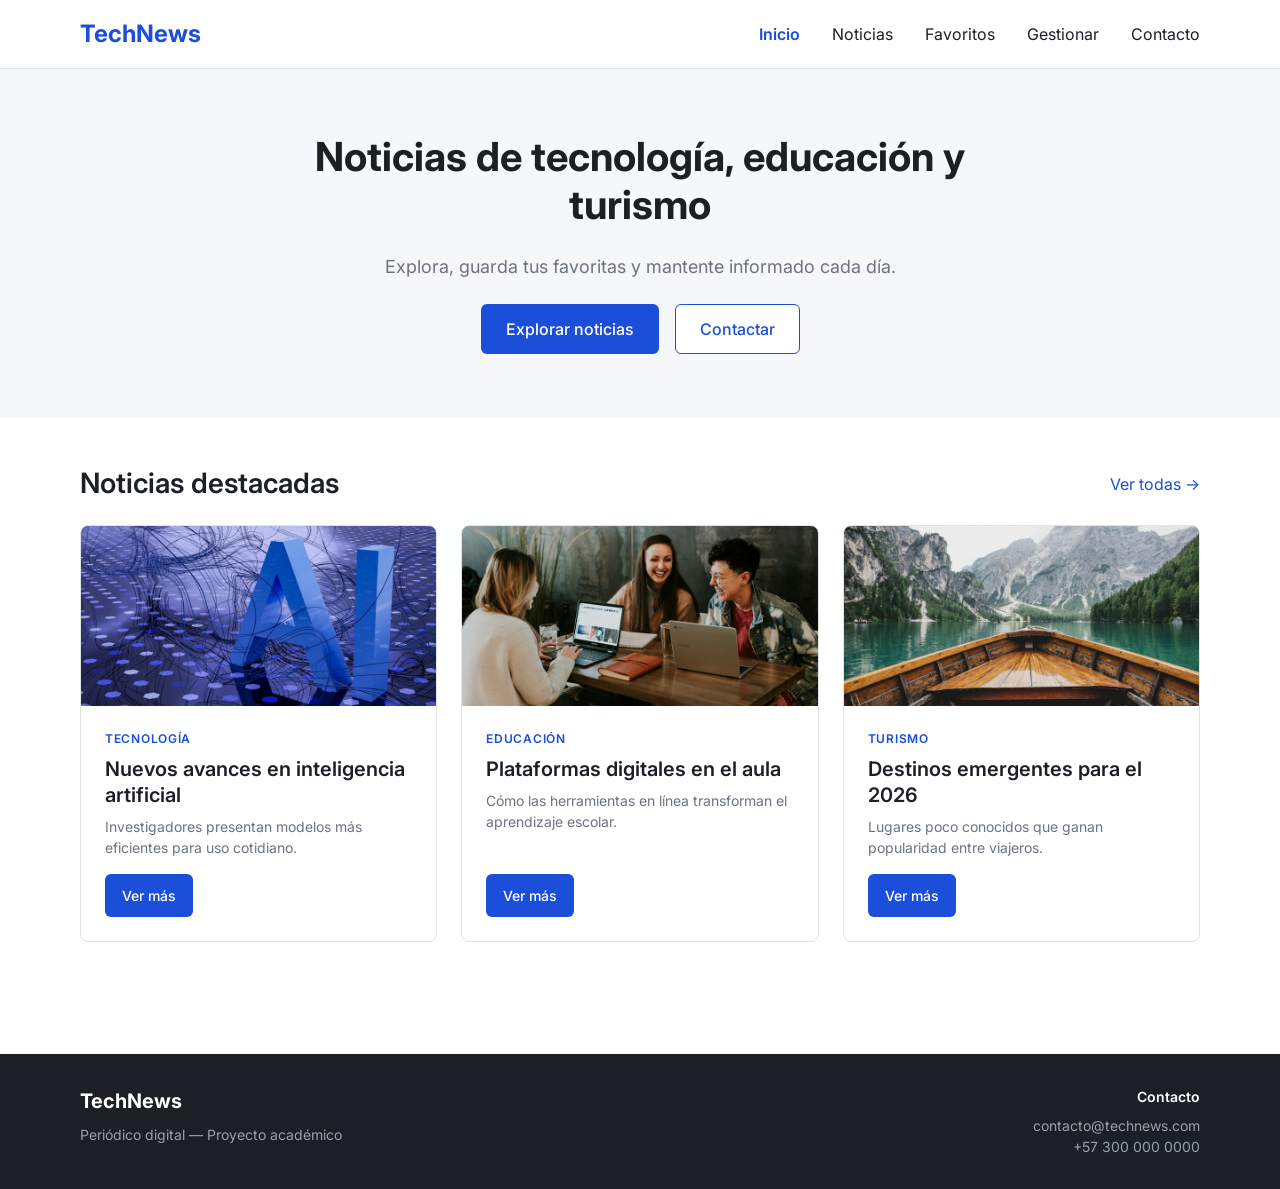
<file: index.html>
<!DOCTYPE html>
<html lang="es">
<head>
  <meta charset="UTF-8">
  <meta name="viewport" content="width=device-width, initial-scale=1.0">
  <meta name="description" content="Periódico digital con noticias de tecnología, educación, turismo y comercio.">
  <title>TechNews | Inicio</title>
  <link rel="stylesheet" href="css/variables.css">
  <link rel="stylesheet" href="css/base.css">
  <link rel="stylesheet" href="css/layout.css">
  <link rel="stylesheet" href="css/componentes.css">
  <link rel="stylesheet" href="css/paginas.css">
</head>
<body>
  <header class="header">
    <div class="contenedor header__interior">
      <a class="header__logo" href="index.html">TechNews</a>
      <nav class="nav" aria-label="Navegación principal">
        <a class="nav__enlace" href="index.html">Inicio</a>
        <a class="nav__enlace" href="noticias.html">Noticias</a>
        <a class="nav__enlace" href="favoritos.html">Favoritos</a>
        <a class="nav__enlace" href="gestionar.html">Gestionar</a>
        <a class="nav__enlace" href="contacto.html">Contacto</a>
      </nav>
    </div>
  </header>

  <main>
    <section class="hero">
      <div class="contenedor">
        <h1 class="hero__titulo">Noticias de tecnología, educación y turismo</h1>
        <p class="hero__subtitulo">Explora, guarda tus favoritas y mantente informado cada día.</p>
        <div class="hero__acciones">
          <a class="btn btn--primario" href="noticias.html">Explorar noticias</a>
          <a class="btn btn--secundario" href="contacto.html">Contactar</a>
        </div>
      </div>
    </section>

    <section class="seccion">
      <div class="contenedor">
        <div class="seccion__cabecera">
          <h2>Noticias destacadas</h2>
          <a href="noticias.html">Ver todas →</a>
        </div>
        <div class="grid-noticias" id="destacadas"></div>
      </div>
    </section>
  </main>

  <footer class="footer">
    <div class="contenedor footer__interior">
      <div class="footer__columna">
        <p class="footer__titulo">TechNews</p>
        <p class="footer__subtitulo">Periódico digital — Proyecto académico</p>
      </div>
      <div class="footer__columna footer__columna--contacto">
        <p class="footer__etiqueta">Contacto</p>
        <p class="footer__dato">contacto@technews.com</p>
        <p class="footer__dato">+57 300 000 0000</p>
      </div>
    </div>
  </footer>

  <script src="js/core/app.js"></script>
  <script src="js/data/noticias.data.js"></script>
  <script src="js/core/storage.js"></script>
  <script src="js/core/dom.js"></script>
  <script src="js/services/noticias.service.js"></script>
  <script src="js/services/favoritos.service.js"></script>
  <script src="js/components/navegacion.component.js"></script>
  <script src="js/components/card.component.js"></script>
  <script src="js/pages/home.page.js"></script>
</body>
</html>
</file>
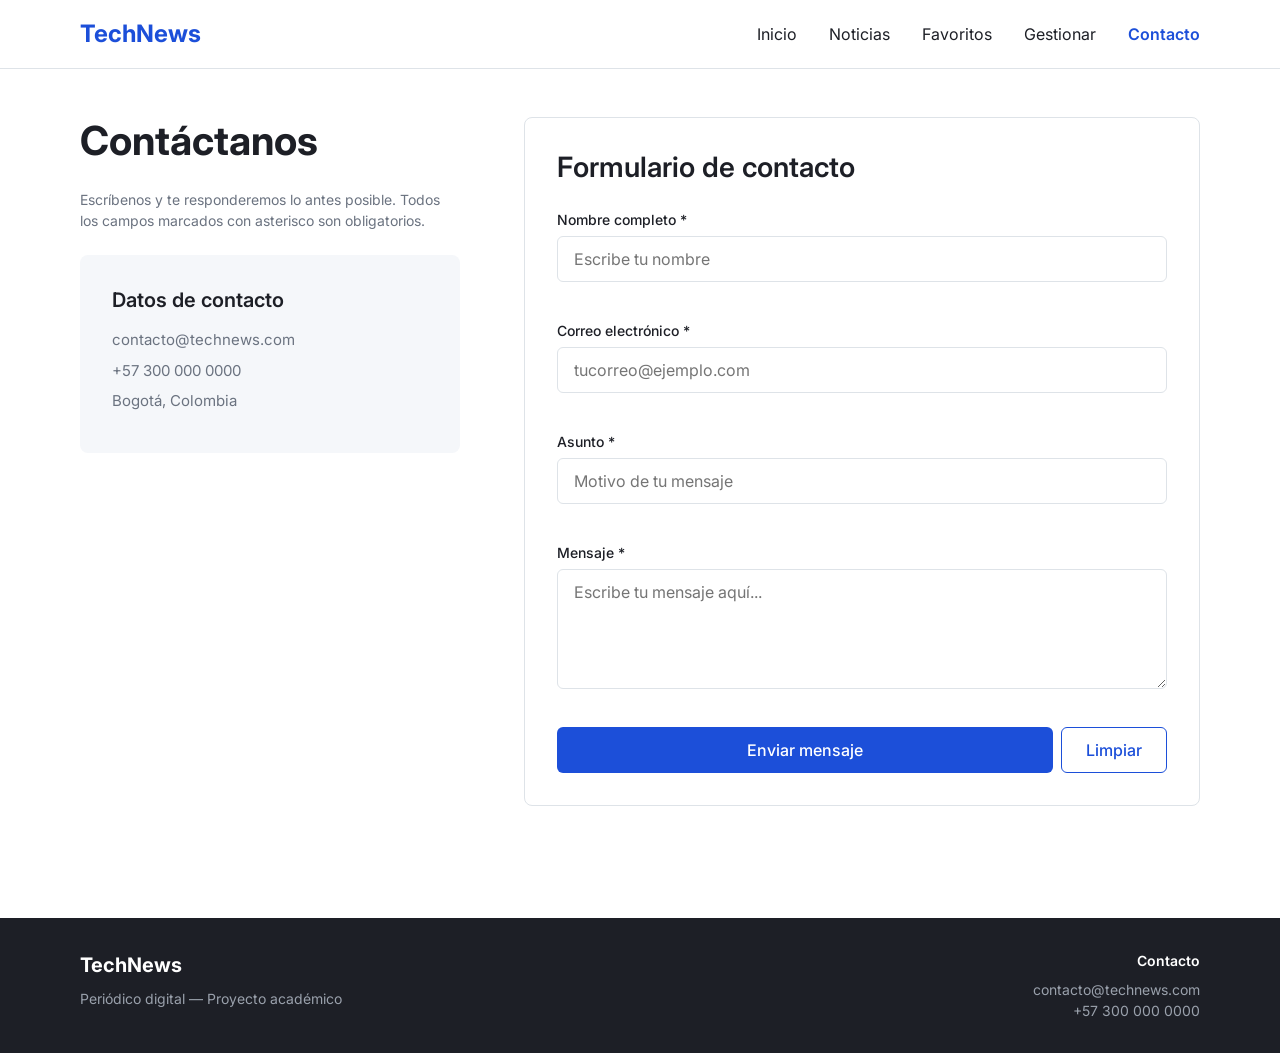
<file: contacto.html>
<!DOCTYPE html>
<html lang="es">
<head>
  <meta charset="UTF-8">
  <meta name="viewport" content="width=device-width, initial-scale=1.0">
  <meta name="description" content="Formulario de contacto con la redacción de TechNews.">
  <title>TechNews | Contacto</title>
  <link rel="stylesheet" href="css/variables.css">
  <link rel="stylesheet" href="css/base.css">
  <link rel="stylesheet" href="css/layout.css">
  <link rel="stylesheet" href="css/componentes.css">
  <link rel="stylesheet" href="css/paginas.css">
</head>
<body>
  <header class="header">
    <div class="contenedor header__interior">
      <a class="header__logo" href="index.html">TechNews</a>
      <nav class="nav" aria-label="Navegación principal">
        <a class="nav__enlace" href="index.html">Inicio</a>
        <a class="nav__enlace" href="noticias.html">Noticias</a>
        <a class="nav__enlace" href="favoritos.html">Favoritos</a>
        <a class="nav__enlace" href="gestionar.html">Gestionar</a>
        <a class="nav__enlace" href="contacto.html">Contacto</a>
      </nav>
    </div>
  </header>

  <main>
    <section class="seccion">
      <div class="contenedor dos-columnas">

        <div>
          <h1 class="vista__titulo">Contáctanos</h1>
          <p class="card__resumen">
            Escríbenos y te responderemos lo antes posible. Todos los campos marcados con asterisco son obligatorios.
          </p>

          <div class="panel panel--suave contacto__datos">
            <h3 style="margin-bottom: var(--esp-2);">Datos de contacto</h3>
            <p class="contacto__dato">contacto@technews.com</p>
            <p class="contacto__dato">+57 300 000 0000</p>
            <p class="contacto__dato">Bogotá, Colombia</p>
          </div>
        </div>

        <form class="panel" id="form-contacto" novalidate>
          <h2 style="margin-bottom: var(--esp-3);">Formulario de contacto</h2>

          <div class="campo">
            <label class="campo__etiqueta" for="campo-nombre">Nombre completo *</label>
            <input class="campo__control" type="text" id="campo-nombre" name="nombre" placeholder="Escribe tu nombre">
            <span class="campo__mensaje"></span>
          </div>

          <div class="campo">
            <label class="campo__etiqueta" for="campo-correo">Correo electrónico *</label>
            <input class="campo__control" type="email" id="campo-correo" name="correo" placeholder="tucorreo@ejemplo.com">
            <span class="campo__mensaje"></span>
          </div>

          <div class="campo">
            <label class="campo__etiqueta" for="campo-asunto">Asunto *</label>
            <input class="campo__control" type="text" id="campo-asunto" name="asunto" placeholder="Motivo de tu mensaje">
            <span class="campo__mensaje"></span>
          </div>

          <div class="campo">
            <label class="campo__etiqueta" for="campo-mensaje">Mensaje *</label>
            <textarea class="campo__control" id="campo-mensaje" name="mensaje" placeholder="Escribe tu mensaje aquí..."></textarea>
            <span class="campo__mensaje"></span>
          </div>

          <div style="display: flex; gap: var(--esp-1);">
            <button class="btn btn--primario btn--bloque" type="submit">Enviar mensaje</button>
            <button class="btn btn--secundario" type="button" id="btn-limpiar">Limpiar</button>
          </div>

          <p class="alerta alerta--exito" id="confirmacion" style="margin-top: var(--esp-2);" hidden>
            Tu mensaje fue enviado correctamente.
          </p>
        </form>

      </div>
    </section>
  </main>

  <footer class="footer">
    <div class="contenedor footer__interior">
      <div class="footer__columna">
        <p class="footer__titulo">TechNews</p>
        <p class="footer__subtitulo">Periódico digital — Proyecto académico</p>
      </div>
      <div class="footer__columna footer__columna--contacto">
        <p class="footer__etiqueta">Contacto</p>
        <p class="footer__dato">contacto@technews.com</p>
        <p class="footer__dato">+57 300 000 0000</p>
      </div>
    </div>
  </footer>

  <script src="js/core/app.js"></script>
  <script src="js/data/noticias.data.js"></script>
  <script src="js/core/storage.js"></script>
  <script src="js/core/dom.js"></script>
  <script src="js/services/noticias.service.js"></script>
  <script src="js/services/favoritos.service.js"></script>
  <script src="js/components/navegacion.component.js"></script>
  <script src="js/validaciones.js"></script>
  <script src="js/pages/contacto.page.js"></script>
</body>
</html>
</file>
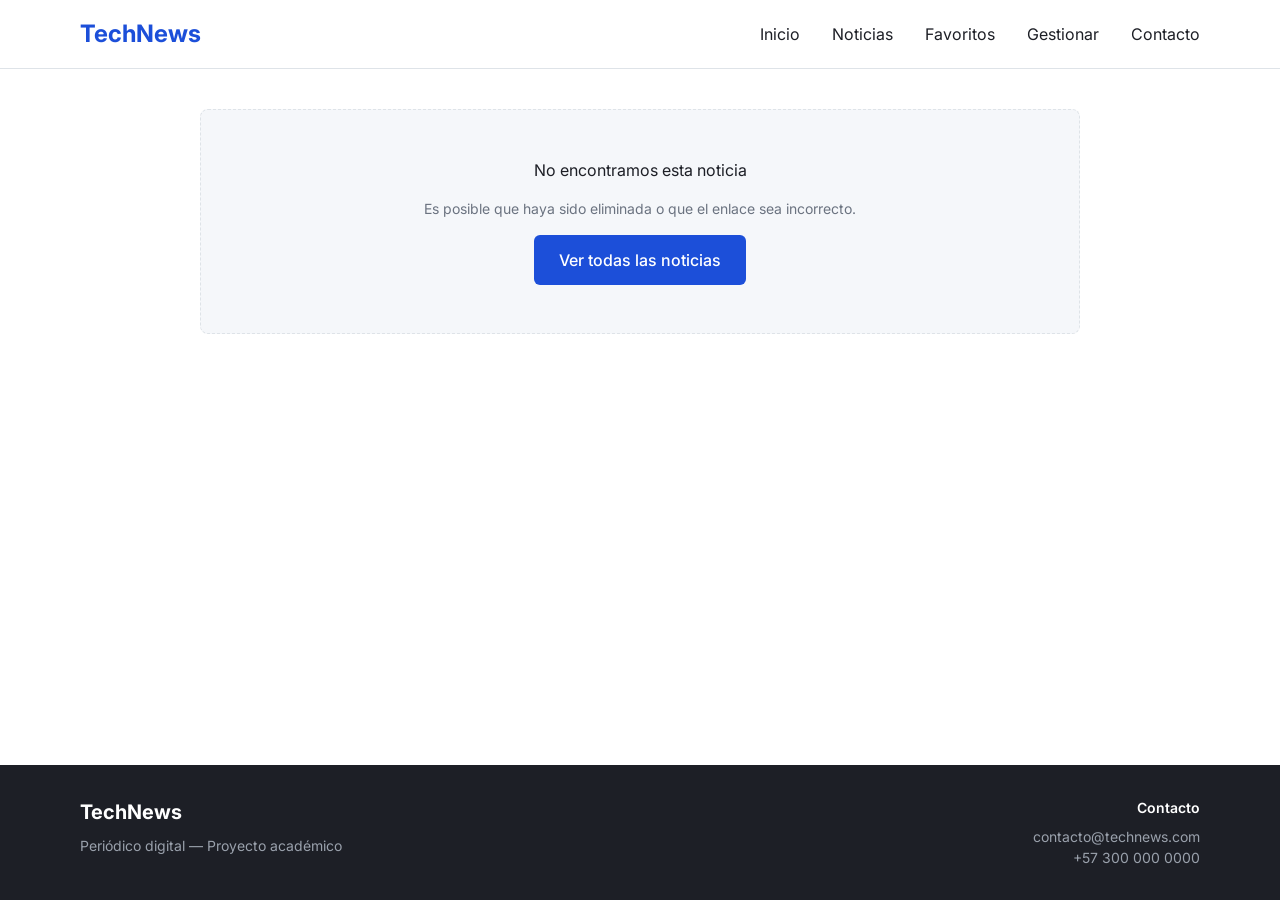
<file: detalle.html>
<!DOCTYPE html>
<html lang="es">
<head>
  <meta charset="UTF-8">
  <meta name="viewport" content="width=device-width, initial-scale=1.0">
  <meta name="description" content="Contenido completo de la noticia seleccionada.">
  <title>TechNews | Detalle de la noticia</title>
  <link rel="stylesheet" href="css/variables.css">
  <link rel="stylesheet" href="css/base.css">
  <link rel="stylesheet" href="css/layout.css">
  <link rel="stylesheet" href="css/componentes.css">
  <link rel="stylesheet" href="css/paginas.css">
</head>
<body>
  <header class="header">
    <div class="contenedor header__interior">
      <a class="header__logo" href="index.html">TechNews</a>
      <nav class="nav" aria-label="Navegación principal">
        <a class="nav__enlace" href="index.html">Inicio</a>
        <a class="nav__enlace" href="noticias.html">Noticias</a>
        <a class="nav__enlace" href="favoritos.html">Favoritos</a>
        <a class="nav__enlace" href="gestionar.html">Gestionar</a>
        <a class="nav__enlace" href="contacto.html">Contacto</a>
      </nav>
    </div>
  </header>

  <main>
    <div class="contenedor">
      <article class="articulo" id="articulo"></article>
    </div>
  </main>

  <footer class="footer">
    <div class="contenedor footer__interior">
      <div class="footer__columna">
        <p class="footer__titulo">TechNews</p>
        <p class="footer__subtitulo">Periódico digital — Proyecto académico</p>
      </div>
      <div class="footer__columna footer__columna--contacto">
        <p class="footer__etiqueta">Contacto</p>
        <p class="footer__dato">contacto@technews.com</p>
        <p class="footer__dato">+57 300 000 0000</p>
      </div>
    </div>
  </footer>

  <script src="js/core/app.js"></script>
  <script src="js/data/noticias.data.js"></script>
  <script src="js/core/storage.js"></script>
  <script src="js/core/dom.js"></script>
  <script src="js/services/noticias.service.js"></script>
  <script src="js/services/favoritos.service.js"></script>
  <script src="js/components/navegacion.component.js"></script>
  <script src="js/pages/detalle.page.js"></script>
</body>
</html>
</file>
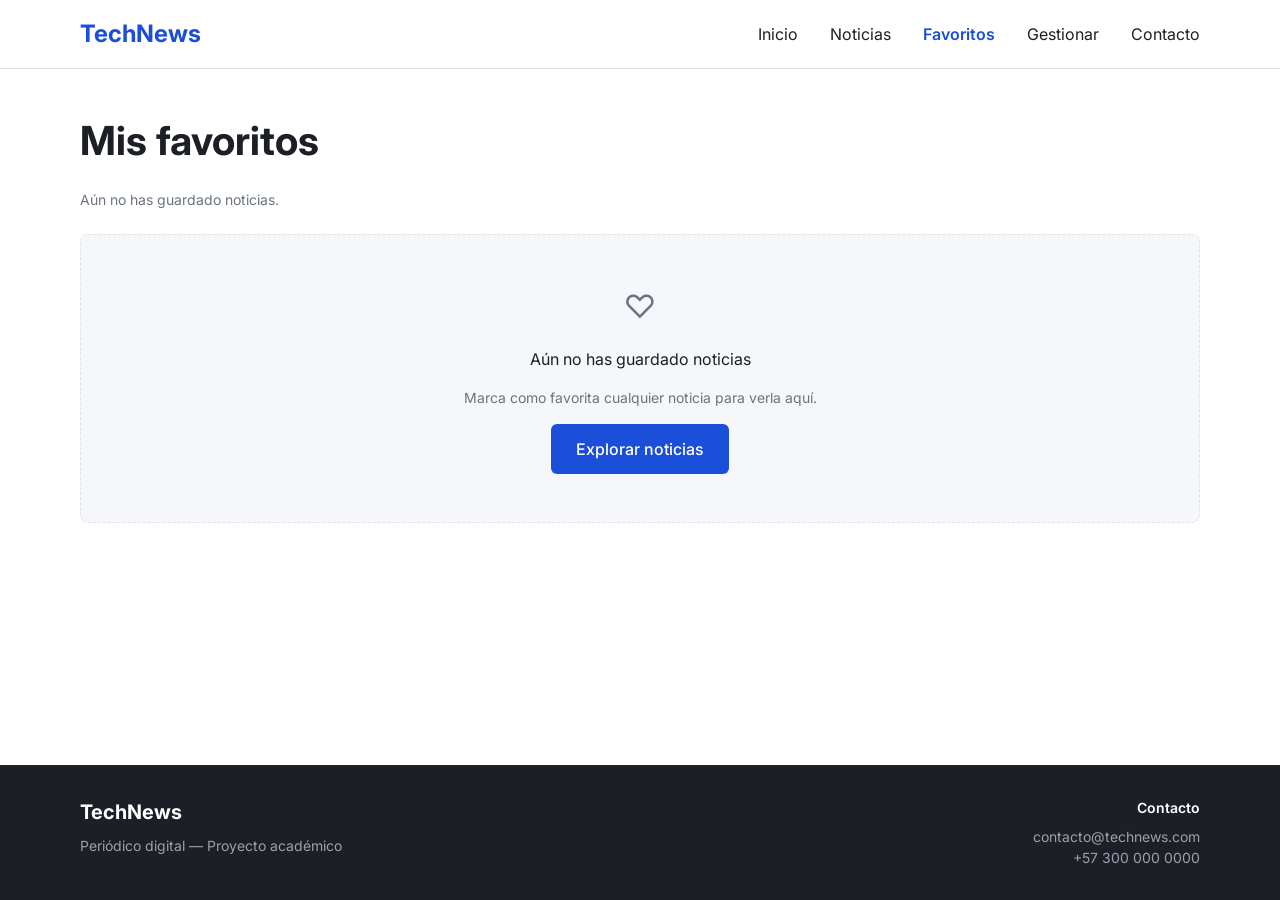
<file: favoritos.html>
<!DOCTYPE html>
<html lang="es">
<head>
  <meta charset="UTF-8">
  <meta name="viewport" content="width=device-width, initial-scale=1.0">
  <meta name="description" content="Noticias guardadas por el usuario en este navegador.">
  <title>TechNews | Favoritos</title>
  <link rel="stylesheet" href="css/variables.css">
  <link rel="stylesheet" href="css/base.css">
  <link rel="stylesheet" href="css/layout.css">
  <link rel="stylesheet" href="css/componentes.css">
  <link rel="stylesheet" href="css/paginas.css">
</head>
<body>
  <header class="header">
    <div class="contenedor header__interior">
      <a class="header__logo" href="index.html">TechNews</a>
      <nav class="nav" aria-label="Navegación principal">
        <a class="nav__enlace" href="index.html">Inicio</a>
        <a class="nav__enlace" href="noticias.html">Noticias</a>
        <a class="nav__enlace" href="favoritos.html">Favoritos</a>
        <a class="nav__enlace" href="gestionar.html">Gestionar</a>
        <a class="nav__enlace" href="contacto.html">Contacto</a>
      </nav>
    </div>
  </header>

  <main>
    <section class="seccion">
      <div class="contenedor">
        <h1 class="vista__titulo">Mis favoritos</h1>
        <p class="card__resumen" id="resumen-favoritos" style="margin-bottom: var(--esp-3);"></p>
        <div class="lista-vertical" id="lista-favoritos"></div>
      </div>
    </section>
  </main>

  <footer class="footer">
    <div class="contenedor footer__interior">
      <div class="footer__columna">
        <p class="footer__titulo">TechNews</p>
        <p class="footer__subtitulo">Periódico digital — Proyecto académico</p>
      </div>
      <div class="footer__columna footer__columna--contacto">
        <p class="footer__etiqueta">Contacto</p>
        <p class="footer__dato">contacto@technews.com</p>
        <p class="footer__dato">+57 300 000 0000</p>
      </div>
    </div>
  </footer>

  <script src="js/core/app.js"></script>
  <script src="js/data/noticias.data.js"></script>
  <script src="js/core/storage.js"></script>
  <script src="js/core/dom.js"></script>
  <script src="js/services/noticias.service.js"></script>
  <script src="js/services/favoritos.service.js"></script>
  <script src="js/components/navegacion.component.js"></script>
  <script src="js/components/item-favorito.component.js"></script>
  <script src="js/pages/favoritos.page.js"></script>
</body>
</html>
</file>
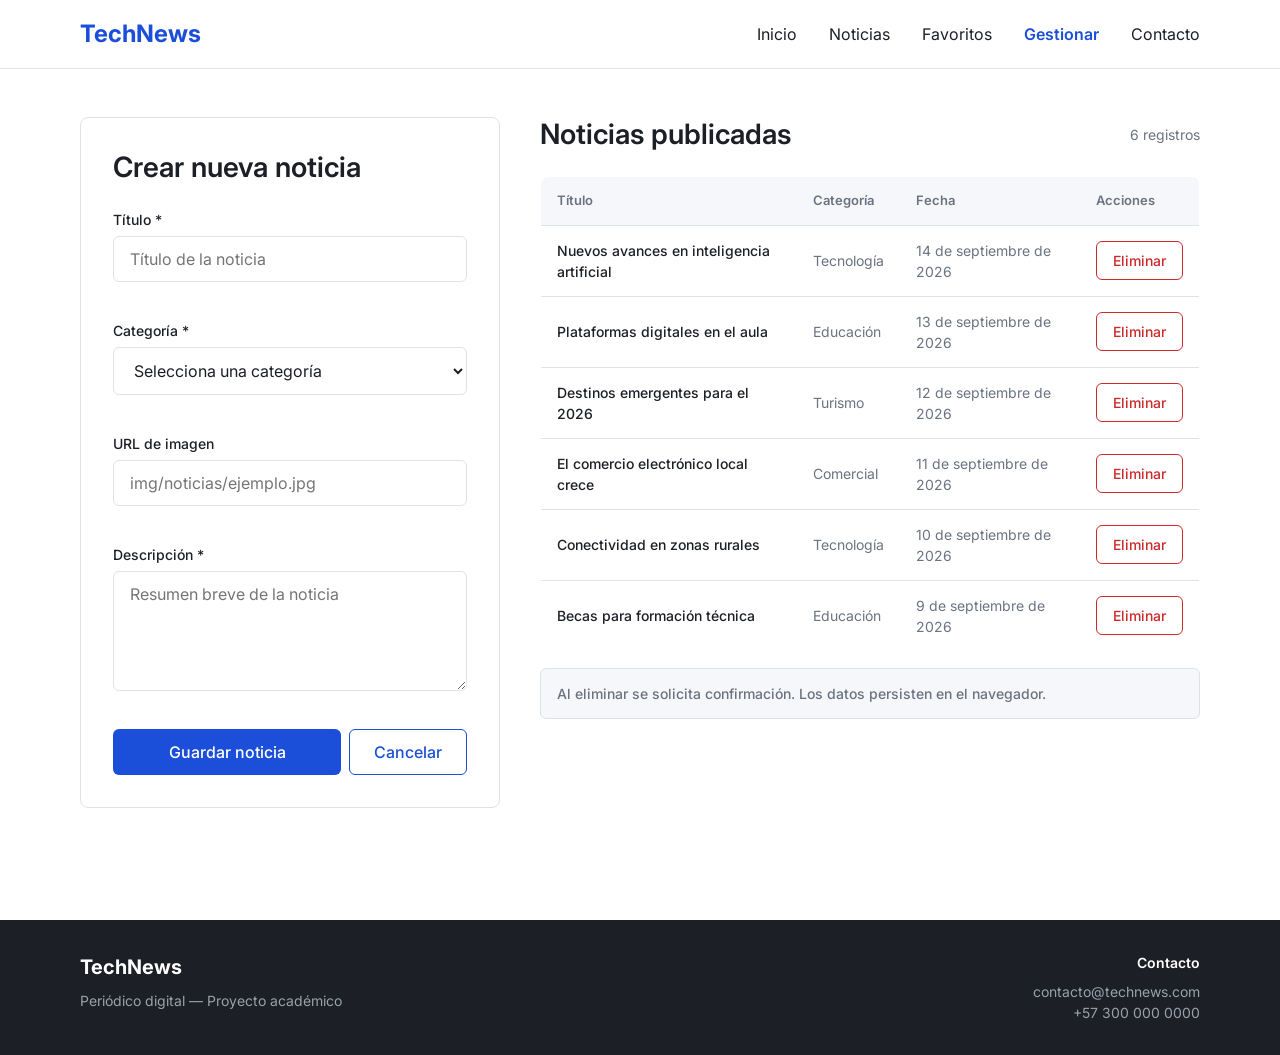
<file: gestionar.html>
<!DOCTYPE html>
<html lang="es">
<head>
  <meta charset="UTF-8">
  <meta name="viewport" content="width=device-width, initial-scale=1.0">
  <meta name="description" content="Creación y eliminación de noticias de la plataforma.">
  <title>TechNews | Gestionar noticias</title>
  <link rel="stylesheet" href="css/variables.css">
  <link rel="stylesheet" href="css/base.css">
  <link rel="stylesheet" href="css/layout.css">
  <link rel="stylesheet" href="css/componentes.css">
  <link rel="stylesheet" href="css/paginas.css">
</head>
<body>
  <header class="header">
    <div class="contenedor header__interior">
      <a class="header__logo" href="index.html">TechNews</a>
      <nav class="nav" aria-label="Navegación principal">
        <a class="nav__enlace" href="index.html">Inicio</a>
        <a class="nav__enlace" href="noticias.html">Noticias</a>
        <a class="nav__enlace" href="favoritos.html">Favoritos</a>
        <a class="nav__enlace" href="gestionar.html">Gestionar</a>
        <a class="nav__enlace" href="contacto.html">Contacto</a>
      </nav>
    </div>
  </header>

  <main>
    <section class="seccion">
      <div class="contenedor dos-columnas dos-columnas--crud">

        <form class="panel" id="form-noticia" novalidate>
          <h2 style="margin-bottom: var(--esp-3);">Crear nueva noticia</h2>

          <div class="campo">
            <label class="campo__etiqueta" for="campo-titulo">Título *</label>
            <input class="campo__control" type="text" id="campo-titulo" name="titulo" placeholder="Título de la noticia">
            <span class="campo__mensaje"></span>
          </div>

          <div class="campo">
            <label class="campo__etiqueta" for="campo-categoria">Categoría *</label>
            <select class="campo__control" id="campo-categoria" name="categoria"></select>
            <span class="campo__mensaje"></span>
          </div>

          <div class="campo">
            <label class="campo__etiqueta" for="campo-imagen">URL de imagen</label>
            <input class="campo__control" type="text" id="campo-imagen" name="imagen" placeholder="img/noticias/ejemplo.jpg">
            <span class="campo__mensaje"></span>
          </div>

          <div class="campo">
            <label class="campo__etiqueta" for="campo-resumen">Descripción *</label>
            <textarea class="campo__control" id="campo-resumen" name="resumen" placeholder="Resumen breve de la noticia"></textarea>
            <span class="campo__mensaje"></span>
          </div>

          <div style="display: flex; gap: var(--esp-1);">
            <button class="btn btn--primario btn--bloque" type="submit">Guardar noticia</button>
            <button class="btn btn--secundario" type="button" id="btn-cancelar">Cancelar</button>
          </div>

          <p class="alerta alerta--exito" id="aviso-creada" style="margin-top: var(--esp-2);" hidden>
            La noticia se creó correctamente.
          </p>
        </form>

        <div>
          <div class="seccion__cabecera">
            <h2>Noticias publicadas</h2>
            <span class="card__resumen" id="contador-registros"></span>
          </div>

          <table class="tabla">
            <thead>
              <tr>
                <th>Título</th>
                <th>Categoría</th>
                <th>Fecha</th>
                <th>Acciones</th>
              </tr>
            </thead>
            <tbody id="cuerpo-tabla"></tbody>
          </table>

          <p class="alerta alerta--info" style="margin-top: var(--esp-2);">
            Al eliminar se solicita confirmación. Los datos persisten en el navegador.
          </p>
        </div>

      </div>
    </section>
  </main>

  <footer class="footer">
    <div class="contenedor footer__interior">
      <div class="footer__columna">
        <p class="footer__titulo">TechNews</p>
        <p class="footer__subtitulo">Periódico digital — Proyecto académico</p>
      </div>
      <div class="footer__columna footer__columna--contacto">
        <p class="footer__etiqueta">Contacto</p>
        <p class="footer__dato">contacto@technews.com</p>
        <p class="footer__dato">+57 300 000 0000</p>
      </div>
    </div>
  </footer>

  <script src="js/core/app.js"></script>
  <script src="js/data/noticias.data.js"></script>
  <script src="js/core/storage.js"></script>
  <script src="js/core/dom.js"></script>
  <script src="js/services/noticias.service.js"></script>
  <script src="js/services/favoritos.service.js"></script>
  <script src="js/components/navegacion.component.js"></script>
  <script src="js/validaciones.js"></script>
  <script src="js/components/fila-tabla.component.js"></script>
  <script src="js/pages/gestionar.page.js"></script>
</body>
</html>
</file>
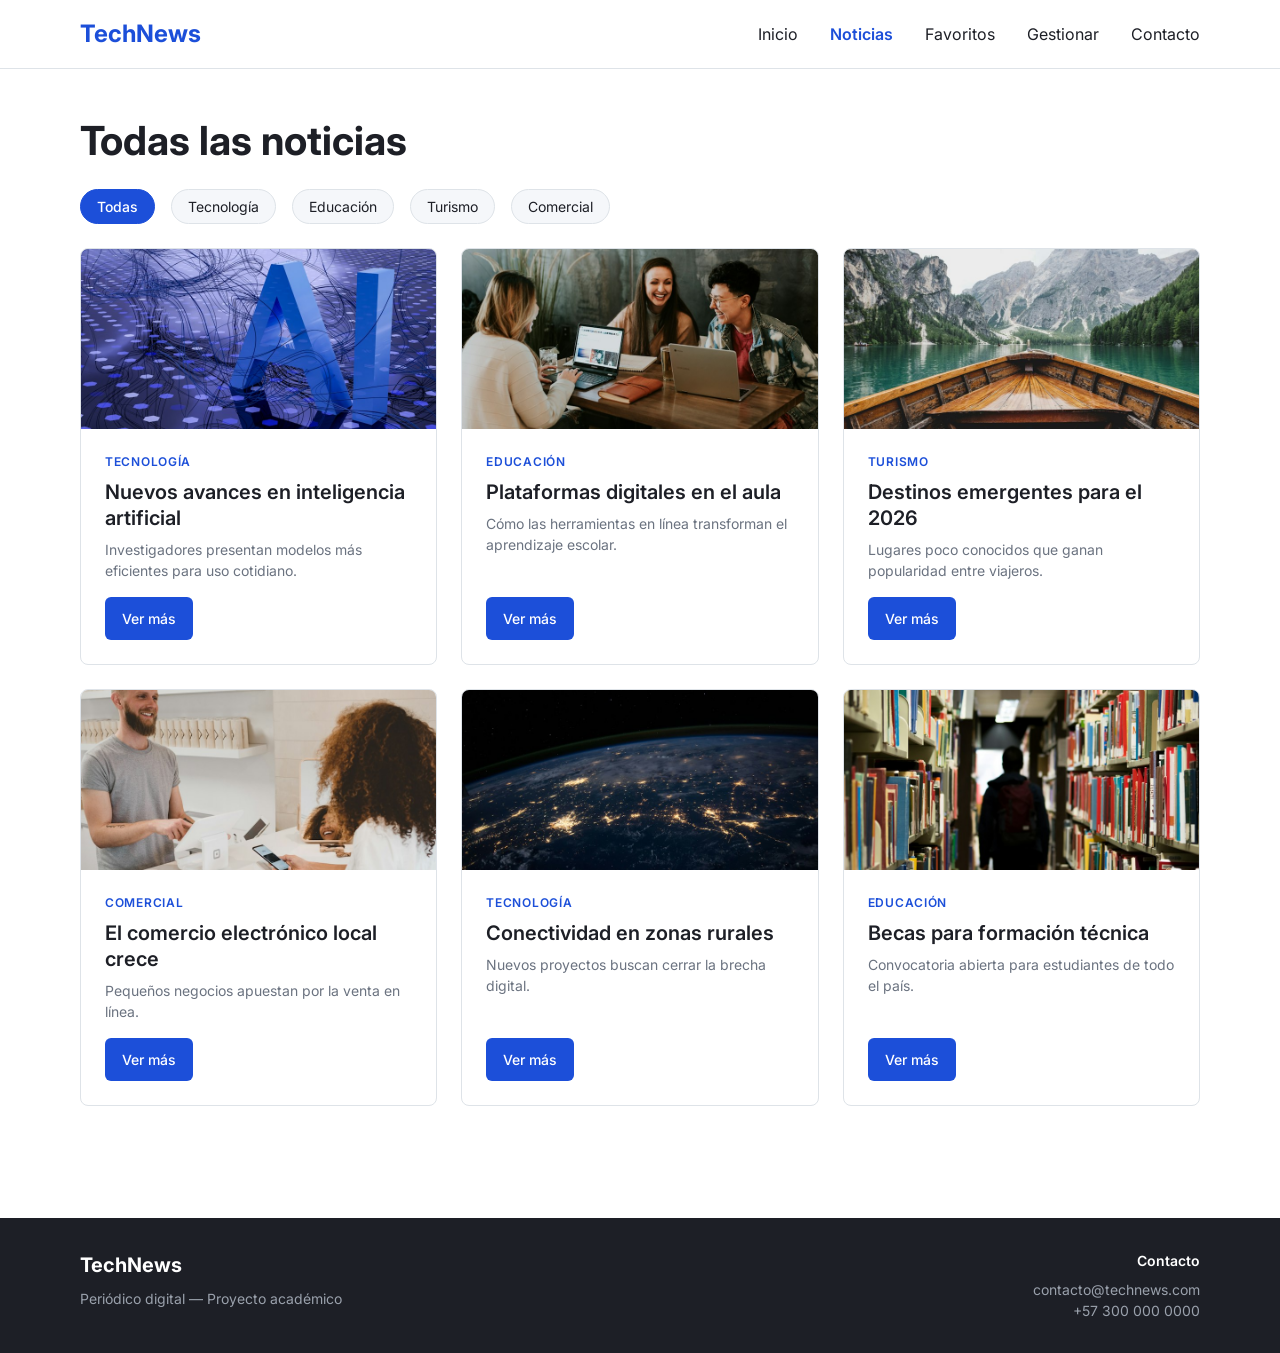
<file: noticias.html>
<!DOCTYPE html>
<html lang="es">
<head>
  <meta charset="UTF-8">
  <meta name="viewport" content="width=device-width, initial-scale=1.0">
  <meta name="description" content="Catálogo completo de noticias filtrable por categoría.">
  <title>TechNews | Noticias</title>
  <link rel="stylesheet" href="css/variables.css">
  <link rel="stylesheet" href="css/base.css">
  <link rel="stylesheet" href="css/layout.css">
  <link rel="stylesheet" href="css/componentes.css">
  <link rel="stylesheet" href="css/paginas.css">
</head>
<body>
  <header class="header">
    <div class="contenedor header__interior">
      <a class="header__logo" href="index.html">TechNews</a>
      <nav class="nav" aria-label="Navegación principal">
        <a class="nav__enlace" href="index.html">Inicio</a>
        <a class="nav__enlace" href="noticias.html">Noticias</a>
        <a class="nav__enlace" href="favoritos.html">Favoritos</a>
        <a class="nav__enlace" href="gestionar.html">Gestionar</a>
        <a class="nav__enlace" href="contacto.html">Contacto</a>
      </nav>
    </div>
  </header>

  <main>
    <section class="seccion">
      <div class="contenedor">
        <h1 class="vista__titulo">Todas las noticias</h1>
        <div class="chips" id="filtros"></div>
        <div class="grid-noticias" id="listado" style="margin-top: var(--esp-3);"></div>
      </div>
    </section>
  </main>

  <footer class="footer">
    <div class="contenedor footer__interior">
      <div class="footer__columna">
        <p class="footer__titulo">TechNews</p>
        <p class="footer__subtitulo">Periódico digital — Proyecto académico</p>
      </div>
      <div class="footer__columna footer__columna--contacto">
        <p class="footer__etiqueta">Contacto</p>
        <p class="footer__dato">contacto@technews.com</p>
        <p class="footer__dato">+57 300 000 0000</p>
      </div>
    </div>
  </footer>

  <script src="js/core/app.js"></script>
  <script src="js/data/noticias.data.js"></script>
  <script src="js/core/storage.js"></script>
  <script src="js/core/dom.js"></script>
  <script src="js/services/noticias.service.js"></script>
  <script src="js/services/favoritos.service.js"></script>
  <script src="js/components/navegacion.component.js"></script>
  <script src="js/components/card.component.js"></script>
  <script src="js/pages/noticias.page.js"></script>
</body>
</html>
</file>
<file: css/variables.css>
:root {
  --color-primario: #1C4FD9;
  --color-primario-hover: #143DAB;
  --color-texto: #1D1F26;
  --color-texto-suave: #6B7380;
  --color-fondo: #FFFFFF;
  --color-fondo-alt: #F5F7FA;
  --color-borde: #DEE3E8;

  --color-error: #CC2929;
  --color-error-fondo: #FDEDED;
  --color-exito: #1E8E4E;
  --color-exito-fondo: #E8F5EE;
  --color-exito-borde: #B7E0C7;

  --color-footer-texto: #9AA1AC;

  --fuente-base: 'Inter', -apple-system, BlinkMacSystemFont, 'Segoe UI', Roboto, sans-serif;

  --texto-h1: 40px;
  --texto-h2: 28px;
  --texto-h3: 20px;
  --texto-cuerpo: 16px;
  --texto-pequeno: 14px;
  --texto-mini: 12px;

  --peso-regular: 400;
  --peso-medio: 500;
  --peso-semi: 600;
  --peso-bold: 700;

  --esp-1: 8px;
  --esp-2: 16px;
  --esp-3: 24px;
  --esp-4: 32px;
  --esp-5: 40px;
  --esp-6: 48px;
  --esp-8: 64px;
  --esp-10: 80px;

  --radio: 8px;
  --radio-chico: 6px;
  --radio-pill: 999px;

  --ancho-contenedor: 1280px;
  --ancho-lectura: 880px;
}
</file>
<file: css/base.css>
@import url('https://fonts.googleapis.com/css2?family=Inter:wght@400;500;600;700&display=swap');

*,
*::before,
*::after {
  box-sizing: border-box;
}

body {
  margin: 0;
  font-family: var(--fuente-base);
  font-size: var(--texto-cuerpo);
  font-weight: var(--peso-regular);
  color: var(--color-texto);
  background-color: var(--color-fondo);
  line-height: 1.5;
}

h1, h2, h3, h4, p, figure {
  margin: 0;
}

h1 {
  font-size: var(--texto-h1);
  font-weight: var(--peso-bold);
  line-height: 1.2;
}

h2 {
  font-size: var(--texto-h2);
  font-weight: var(--peso-semi);
  line-height: 1.25;
}

h3 {
  font-size: var(--texto-h3);
  font-weight: var(--peso-semi);
  line-height: 1.3;
}

a {
  color: var(--color-primario);
  text-decoration: none;
}

a:hover {
  text-decoration: underline;
}

img {
  max-width: 100%;
  display: block;
}

ul {
  margin: 0;
  padding: 0;
  list-style: none;
}

button {
  font-family: inherit;
  cursor: pointer;
}

.contenedor {
  max-width: var(--ancho-contenedor);
  margin: 0 auto;
  padding: 0 var(--esp-10);
}

/* Mantiene el footer abajo aunque la vista tenga poco contenido. */
body {
  display: flex;
  flex-direction: column;
  min-height: 100vh;
}

main {
  flex: 1;
}

[hidden] {
  display: none !important;
}

.solo-lectores {
  position: absolute;
  width: 1px;
  height: 1px;
  overflow: hidden;
  clip: rect(0 0 0 0);
  white-space: nowrap;
}
</file>
<file: css/layout.css>
.header {
  background-color: var(--color-fondo);
  border-bottom: 1px solid var(--color-borde);
}

.header__interior {
  display: flex;
  align-items: center;
  justify-content: space-between;
  padding-top: var(--esp-2);
  padding-bottom: var(--esp-2);
}

.header__logo {
  font-size: 24px;
  font-weight: var(--peso-bold);
  color: var(--color-primario);
}

.header__logo:hover {
  text-decoration: none;
}

.nav {
  display: flex;
  gap: var(--esp-4);
}

.nav__enlace {
  color: var(--color-texto);
  font-size: var(--texto-cuerpo);
}

.nav__enlace--activo {
  color: var(--color-primario);
  font-weight: var(--peso-semi);
}

.footer {
  background-color: var(--color-texto);
  color: var(--color-fondo);
  margin-top: var(--esp-8);
}

.footer__interior {
  display: flex;
  justify-content: space-between;
  gap: var(--esp-4);
  padding-top: var(--esp-4);
  padding-bottom: var(--esp-4);
}

.footer__titulo {
  font-size: var(--texto-h3);
  font-weight: var(--peso-bold);
  margin-bottom: var(--esp-1);
}

.footer__subtitulo,
.footer__dato {
  font-size: var(--texto-pequeno);
  color: var(--color-footer-texto);
}

.footer__columna--contacto {
  text-align: right;
}

.footer__etiqueta {
  font-size: var(--texto-pequeno);
  font-weight: var(--peso-semi);
  margin-bottom: var(--esp-1);
}

.hero {
  background-color: var(--color-fondo-alt);
  text-align: center;
  padding: var(--esp-8) 0;
}

.hero__titulo {
  max-width: 800px;
  margin: 0 auto var(--esp-3);
}

.hero__subtitulo {
  max-width: 600px;
  margin: 0 auto var(--esp-3);
  font-size: 18px;
  color: var(--color-texto-suave);
}

.hero__acciones {
  display: flex;
  gap: var(--esp-2);
  justify-content: center;
}

.seccion {
  padding: var(--esp-6) 0;
}

.seccion__cabecera {
  display: flex;
  align-items: center;
  justify-content: space-between;
  margin-bottom: var(--esp-3);
}

.grid-noticias {
  display: grid;
  grid-template-columns: repeat(3, 1fr);
  gap: var(--esp-3);
}

.dos-columnas {
  display: grid;
  grid-template-columns: 380px 1fr;
  gap: var(--esp-8);
  align-items: start;
}

.dos-columnas--crud {
  grid-template-columns: 420px 1fr;
  gap: var(--esp-5);
}

.lista-vertical {
  display: flex;
  flex-direction: column;
  gap: var(--esp-2);
}

@media (max-width: 900px) {
  .contenedor {
    padding: 0 var(--esp-2);
  }

  .header__interior {
    flex-direction: column;
    gap: var(--esp-2);
  }

  .nav {
    flex-wrap: wrap;
    justify-content: center;
    gap: var(--esp-2);
  }

  .grid-noticias,
  .dos-columnas,
  .dos-columnas--crud {
    grid-template-columns: 1fr;
  }

  .footer__interior {
    flex-direction: column;
  }

  .footer__columna--contacto {
    text-align: left;
  }

  .hero__titulo {
    font-size: var(--texto-h2);
  }
}
</file>
<file: css/componentes.css>
.btn {
  display: inline-flex;
  align-items: center;
  justify-content: center;
  gap: var(--esp-1);
  padding: 12px var(--esp-3);
  border: 1px solid transparent;
  border-radius: var(--radio-chico);
  font-size: var(--texto-cuerpo);
  font-weight: var(--peso-medio);
  text-align: center;
}

.btn:hover {
  text-decoration: none;
}

.btn--primario {
  background-color: var(--color-primario);
  color: var(--color-fondo);
}

.btn--primario:hover {
  background-color: var(--color-primario-hover);
}

.btn--secundario {
  background-color: var(--color-fondo);
  border-color: var(--color-primario);
  color: var(--color-primario);
}

.btn--secundario:hover {
  background-color: var(--color-fondo-alt);
}

.btn--peligro {
  background-color: var(--color-fondo);
  border-color: var(--color-error);
  color: var(--color-error);
}

.btn--peligro:hover {
  background-color: var(--color-error-fondo);
}

.btn--pequeno {
  padding: 10px var(--esp-2);
  font-size: var(--texto-pequeno);
}

.btn--bloque {
  width: 100%;
}

.card {
  display: flex;
  flex-direction: column;
  background-color: var(--color-fondo);
  border: 1px solid var(--color-borde);
  border-radius: var(--radio);
  overflow: hidden;
}

.card__imagen {
  width: 100%;
  height: 180px;
  object-fit: cover;
  background-color: var(--color-fondo-alt);
}

.card__cuerpo {
  display: flex;
  flex-direction: column;
  gap: var(--esp-1);
  padding: var(--esp-3);
  flex: 1;
}

.card__categoria {
  font-size: var(--texto-mini);
  font-weight: var(--peso-semi);
  color: var(--color-primario);
  text-transform: uppercase;
  letter-spacing: 0.06em;
}

.card__resumen {
  font-size: var(--texto-pequeno);
  color: var(--color-texto-suave);
}

.card__acciones {
  margin-top: auto;
  padding-top: var(--esp-1);
}

.chips {
  display: flex;
  flex-wrap: wrap;
  gap: var(--esp-2);
}

.chip {
  padding: var(--esp-1) var(--esp-2);
  border: 1px solid var(--color-borde);
  border-radius: var(--radio-pill);
  background-color: var(--color-fondo-alt);
  color: var(--color-texto);
  font-size: var(--texto-pequeno);
}

.chip:hover {
  border-color: var(--color-primario);
}

.chip--activo {
  background-color: var(--color-primario);
  border-color: var(--color-primario);
  color: var(--color-fondo);
  font-weight: var(--peso-medio);
}

.campo {
  display: flex;
  flex-direction: column;
  gap: 6px;
  margin-bottom: var(--esp-2);
}

.campo__etiqueta {
  font-size: var(--texto-pequeno);
  font-weight: var(--peso-medio);
}

.campo__control {
  width: 100%;
  padding: 12px var(--esp-2);
  border: 1px solid var(--color-borde);
  border-radius: var(--radio-chico);
  font-family: inherit;
  font-size: var(--texto-cuerpo);
  color: var(--color-texto);
  background-color: var(--color-fondo);
}

.campo__control:focus {
  outline: 2px solid var(--color-primario);
  outline-offset: -1px;
  border-color: var(--color-primario);
}

textarea.campo__control {
  min-height: 120px;
  resize: vertical;
}

.campo--error .campo__control {
  border-color: var(--color-error);
  border-width: 1.5px;
}

.campo__mensaje {
  font-size: var(--texto-mini);
  color: var(--color-error);
  min-height: 16px;
}

.alerta {
  display: flex;
  align-items: center;
  gap: var(--esp-1);
  padding: 14px var(--esp-2);
  border: 1px solid transparent;
  border-radius: var(--radio-chico);
  font-size: var(--texto-pequeno);
  font-weight: var(--peso-medio);
}

.alerta--exito {
  background-color: var(--color-exito-fondo);
  border-color: var(--color-exito-borde);
  color: var(--color-exito);
}

.alerta--info {
  background-color: var(--color-fondo-alt);
  border-color: var(--color-borde);
  color: var(--color-texto-suave);
}

.alerta[hidden] {
  display: none;
}

.panel {
  background-color: var(--color-fondo);
  border: 1px solid var(--color-borde);
  border-radius: var(--radio);
  padding: var(--esp-4);
}

.panel--suave {
  background-color: var(--color-fondo-alt);
  border: none;
}

.tabla {
  width: 100%;
  border-collapse: collapse;
  background-color: var(--color-fondo);
  border: 1px solid var(--color-borde);
  border-radius: var(--radio);
  overflow: hidden;
}

.tabla th,
.tabla td {
  padding: 14px var(--esp-2);
  text-align: left;
  font-size: var(--texto-pequeno);
  border-bottom: 1px solid var(--color-borde);
}

.tabla thead th {
  background-color: var(--color-fondo-alt);
  font-weight: var(--peso-semi);
  color: var(--color-texto-suave);
  font-size: 13px;
}

.tabla tbody tr:last-child td {
  border-bottom: none;
}

.tabla__celda-titulo {
  font-weight: var(--peso-medio);
  color: var(--color-texto);
}

.tabla__celda-suave {
  color: var(--color-texto-suave);
}

.item-favorito {
  display: flex;
  align-items: center;
  gap: var(--esp-3);
  padding: var(--esp-2);
  background-color: var(--color-fondo);
  border: 1px solid var(--color-borde);
  border-radius: var(--radio);
}

.item-favorito__imagen {
  width: 140px;
  height: 90px;
  object-fit: cover;
  border-radius: var(--radio-chico);
  background-color: var(--color-fondo-alt);
  flex-shrink: 0;
}

.item-favorito__info {
  flex: 1;
  display: flex;
  flex-direction: column;
  gap: 6px;
}

.item-favorito__acciones {
  display: flex;
  gap: var(--esp-1);
  flex-shrink: 0;
}

.estado-vacio {
  display: flex;
  flex-direction: column;
  align-items: center;
  gap: var(--esp-2);
  padding: var(--esp-6) var(--esp-5);
  background-color: var(--color-fondo-alt);
  border: 1px dashed var(--color-borde);
  border-radius: var(--radio);
  text-align: center;
}

.estado-vacio__icono {
  font-size: 32px;
  color: var(--color-texto-suave);
}

.estado-vacio__texto {
  font-size: var(--texto-pequeno);
  color: var(--color-texto-suave);
}

@media (max-width: 900px) {
  .item-favorito {
    flex-direction: column;
    align-items: stretch;
  }

  .item-favorito__imagen {
    width: 100%;
    height: 160px;
  }

  .tabla {
    display: block;
    overflow-x: auto;
  }
}
</file>
<file: css/paginas.css>
.vista__titulo {
  margin-bottom: var(--esp-3);
}

.articulo {
  max-width: var(--ancho-lectura);
  margin: 0 auto;
  padding: var(--esp-5) 0;
  display: flex;
  flex-direction: column;
  gap: var(--esp-3);
}

.articulo__volver {
  font-size: var(--texto-pequeno);
  font-weight: var(--peso-medio);
}

.articulo__meta {
  display: flex;
  gap: var(--esp-2);
  font-size: var(--texto-pequeno);
  color: var(--color-texto-suave);
}

.articulo__imagen {
  width: 100%;
  height: 360px;
  object-fit: cover;
  border-radius: var(--radio);
  background-color: var(--color-fondo-alt);
}

.articulo__acciones {
  display: flex;
  gap: var(--esp-2);
}

.articulo__cuerpo {
  display: flex;
  flex-direction: column;
  gap: var(--esp-3);
}

.articulo__parrafo {
  font-size: 17px;
  line-height: 1.7;
}

.contacto__datos {
  margin-top: var(--esp-3);
}

.contacto__dato {
  font-size: 15px;
  color: var(--color-texto-suave);
  margin-bottom: var(--esp-1);
}

@media (max-width: 900px) {
  .articulo__imagen {
    height: 220px;
  }
}
</file>
